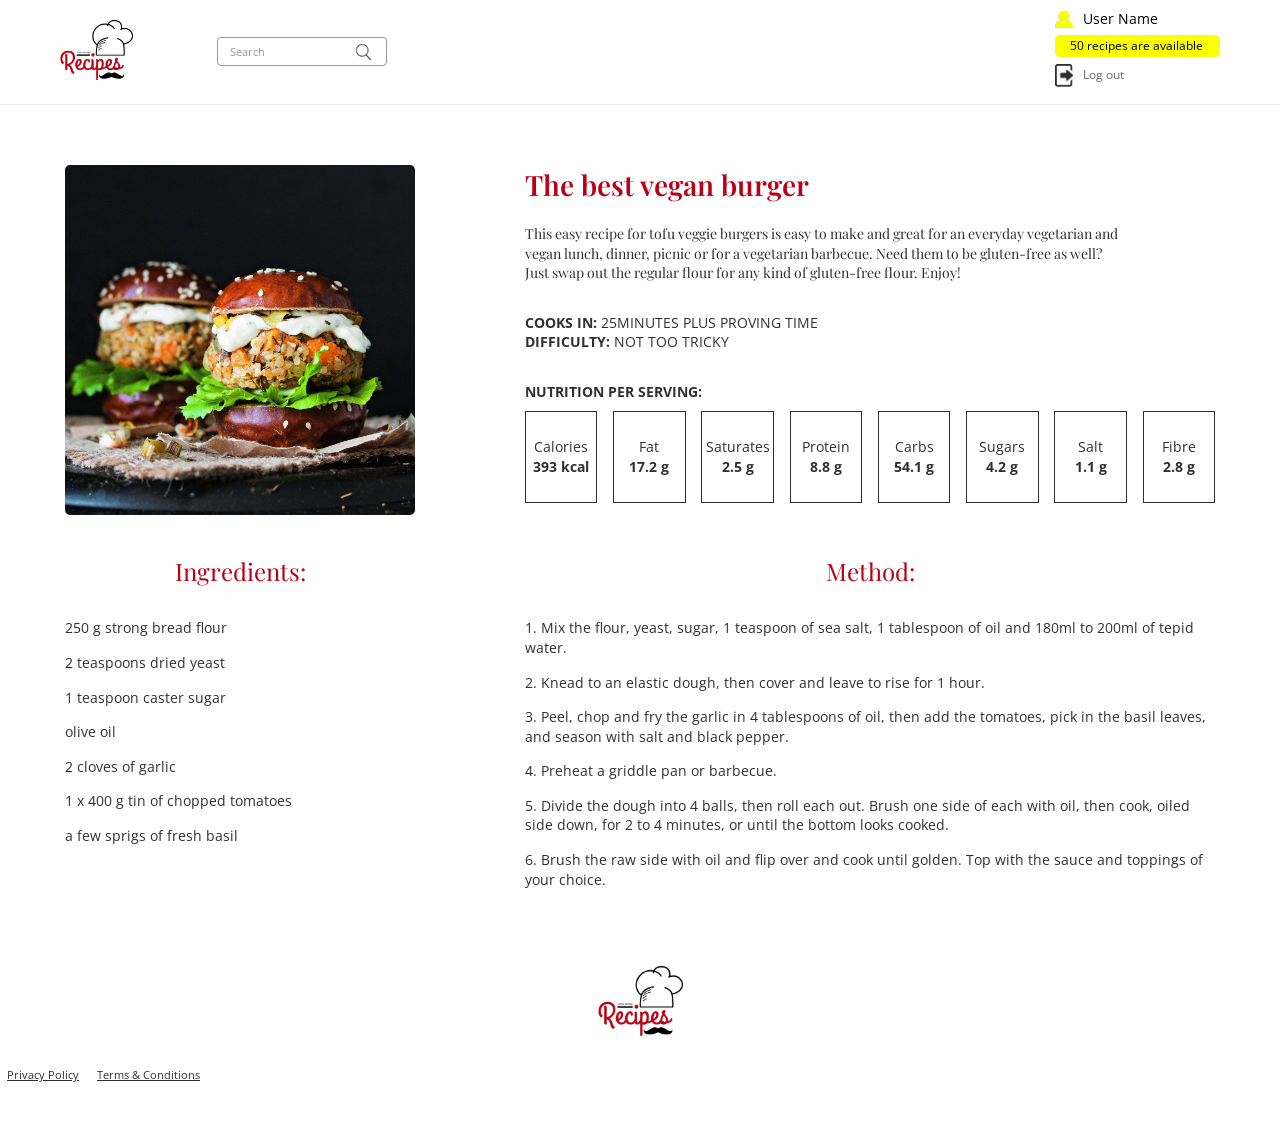
<file: premiumRecipe_authorized.html>
<!DOCTYPE html>
<html lang="en">
<head>
	<meta charset="UTF-8">
	<link rel="shortcut icon" type="image/x-icon" href="imgs/favicon.png">
	<meta name="viewport" content="initial-scale=1, maximum-scale=1">
	<title>Premium recipe</title>
	<link href="https://fonts.googleapis.com/css?family=Open+Sans:300,400,600,700" rel="stylesheet">
	<link href="https://fonts.googleapis.com/css?family=Playfair+Display:400,700" rel="stylesheet">
	<link rel="stylesheet" href="css/reset.css">
	<link rel="stylesheet" href="css/common.css">
	<link rel="stylesheet" href="css/premiumRecipe.css">
<script type="text/javascript">function clickLogin(myOpen) {
		if (document.getElementsByTagName('header').length) {
			var obj = document.getElementsByTagName('header')[0];
			var obj2=document.getElementsByClassName('userButton');
			if (!myOpen && obj2.length) {
				obj2[0].getElementsByClassName('open').length && (obj2[0].getElementsByClassName('open')[0].style.display=myOpen?'none':'block');
				obj2[0].getElementsByClassName('close').length && (obj2[0].getElementsByClassName('close')[0].style.display=myOpen?'block':'none');
			}
			myOpen ? (obj.style.border='none') : (obj.style.borderBottom='1px solid #eaecf0');
  			['login','authorized'].forEach(function(val) { obj.getElementsByClassName(val).length && (obj.getElementsByClassName(val)[0].style.display=myOpen?'block':'none'); });
			obj.getElementsByClassName('container').length && (obj.getElementsByClassName('container')[0].style.height=myOpen?'auto':'100px');
			obj.getElementsByClassName('search').length && (obj.getElementsByClassName('search')[0].style.display=myOpen?'none':'flex');
			if (myOpen && obj2.length) {
				obj2[0].getElementsByClassName('open').length && (obj2[0].getElementsByClassName('open')[0].style.display=myOpen?'none':'block');
				obj2[0].getElementsByClassName('close').length && (obj2[0].getElementsByClassName('close')[0].style.display=myOpen?'block':'none');
			}
		}
	}
	</script></head>
<body>
<div class="wrapper">
	<header>
		<div class="container">
			<a href="index_authorized.html" class="logo"><img src="imgs/1Logo_cooking-01.png" alt=""></a>
			<div class="search">
				<form id="searchForm">
					<input type="search" id="search" placeholder="Search" maxlength="15">
					<input type="submit" value="">
				</form>
			</div>
			<button class="userButton">
				<span class="wrap open">
					<span class="recipesNumber">50</span>
					<img src="imgs/user.png" alt="">
				</span>
				<img class="close" src="imgs/close.png" alt="">
			</button>
			<ul class="authorized">
				<li class="userName">
					<img src="imgs/user.png" alt=""><span>User Name</span>
				</li>
				<li class="availableRecipes">
					<span class="recipesNumber">50</span><span> recipes are available</span>
				</li>
				<li class="logOutUser">
					<a href="#"><img src="imgs/exit_icon.png" alt=""><span>Log out</span></a>
				</li>
			</ul>
		</div>
	</header>
	<main>
		<section class="premiumRecipe container">
			<div class="img">
				<img src="imgs/1.jpg" alt="">
			</div>
			<div class="recipe">
				<h2>The best vegan burger</h2>
				<p class="description">This easy recipe for tofu veggie burgers is easy to make and great for an everyday vegetarian and vegan lunch, dinner, picnic or for a vegetarian barbecue. Need them to be gluten-free as well? Just swap out the regular flour for any kind of gluten-free flour. Enjoy!</p>
				<div class="info">
					<span class="cook">
						<span class="title">COOKS IN: </span>
						<span>25MINUTES PLUS PROVING TIME</span>
					</span>
					<span class="difficulty">
						<span class="title">DIFFICULTY: </span>
						<span>NOT TOO TRICKY</span>
					</span>
				</div>
				<div class="nutrition">
					<span class="title">Nutrition per serving:</span>
					<div class="row">
						<div class="calories">
							<span class="title">Calories</span>
							<span class="unit"><span class="number">393</span> kcal</span>
						</div>
						<div class="fat">
							<span class="title">Fat</span>
							<span class="unit"><span class="number">17.2</span> g</span>
						</div>
						<div class="saturates">
							<span class="title">Saturates</span>
							<span class="unit"><span class="number">2.5</span> g</span>
						</div>
						<div class="protein">
							<span class="title">Protein</span>
							<span class="unit"><span class="number">8.8</span> g</span>
						</div>
						<div class="carbs">
							<span class="title">Carbs</span>
							<span class="unit"><span class="number">54.1</span> g</span>
						</div>
						<div class="sugars">
							<span class="title">Sugars</span>
							<span class="unit"><span class="number">4.2</span> g</span>
						</div>
						<div class="salt">
							<span class="title">Salt</span>
							<span class="unit"><span class="number">1.1</span> g</span>
						</div>
						<div class="fibre">
							<span class="title">Fibre</span>
							<span class="unit"><span class="number">2.8</span> g</span>
						</div>
					</div>
				</div>
			</div>
			<div class="ingredients">
				<h3>Ingredients:</h3>
				<ul class="ingredientsList">
					<li>250 g strong bread flour</li>
					<li>2 teaspoons dried yeast</li>
					<li>1 teaspoon caster sugar</li>
					<li>olive oil</li>
					<li>2 cloves of garlic</li>
					<li>1 x 400 g tin of chopped tomatoes</li>
					<li>a few sprigs of fresh basil</li>
				</ul>
			</div>
			<div class="method">
				<h3>Method:</h3>
				<ol class="methodList">
					<li>Mix the flour, yeast, sugar, 1 teaspoon of sea salt, 1 tablespoon of oil and 180ml to 200ml of tepid water.</li>
					<li>Knead to an elastic dough, then cover and leave to rise for 1 hour.</li>
					<li>Peel, chop and fry the garlic in 4 tablespoons of oil, then add the tomatoes, pick in the basil leaves, and season with salt and black pepper.</li>
					<li>Preheat a griddle pan or barbecue.</li>
					<li>Divide the dough into 4 balls, then roll each out. Brush one side of each with oil, then cook, oiled side down, for 2 to 4 minutes, or until the bottom looks cooked.</li>
					<li>Brush the raw side with oil and flip over and cook until golden. Top with the sauce and toppings of your choice.</li>
				</ol>
			</div>
		</section>
	</main>
	<footer>
		<a href="index_authorized.html" class="logo"><img src="imgs/1Logo_cooking-01.png" alt=""></a>
		<div class="links">
<!-- 			<a href="contactUs.html">Contact us</a> -->
			<a href="policy_authorized.html">Privacy Policy</a>
			<a href="terms_authorized.html">Terms &amp; Conditions</a>
		</div>
	</footer>
</div>
<script type="text/javascript" src="https://code.jquery.com/jquery-1.11.0.min.js"></script>
<script type="text/javascript" src="js/index.js"></script>
</body>
</html>
</file>
<file: css/common.css>
* {
	box-sizing: border-box;
	font-family: 'Open Sans', sans-serif;
}
.wrapper {
	overflow: hidden;
}
#warning {font-family: 'Open Sans', sans-serif;
	background: #ba0017;
}
#warning .container{
	padding: 7px 0;
	text-align: center;
}
#warning a {
	color: #fbff00;
}
#warning span {
	text-align: center;
	width: 100%;
	color: #fff;
}
#warning svg {
	fill: #fff;
	height: 100%;
	max-height: 20px;
	vertical-align: sub;
}
.container {
	max-width: 1180px;
	margin-left: auto;
	margin-right: auto;
	padding-right: 10px;
	padding-left: 10px;
}
button {
	border: none;
	background: none;
}
input[type="submit"] {
	cursor: pointer;
}
h3 {
	text-align: center;
	color: #ba0017;
}


/*******************************************************   HEADER  */


header {
	border-bottom: 1px solid #eaecf0;
}
header .container {
	padding-top: 10px;
	padding-bottom: 10px;
	display: flex;
	flex-direction: row;
	justify-content: space-between;
	align-items: center;
}
header .container .logo {
	width: 73px;
}
header .container .logo img {
	width: 100%;
}
header .container .search {
	width: 65%;
	display: flex;
	position: relative;
}
header .container .search form {
	position: relative;
	width: 170px;
}
header .container .search input {
	width: 100%;
	padding: 6px 12px;
	border: 1px solid rgb(153, 153, 153);
	border-radius: 4px;
	color: #999;
	font-size: 11px;
	height: 100%;
}
header .container .search input[type=submit] {
	width: 45px;
	height: 93%;
	border: none;
	outline: none;
	background: url(../imgs/search.png) no-repeat center;
	position: absolute;
	right: 1px;
	top: 1px;
}
.cancel_m {
	font-size: 11px;
	display: block;
	padding: 3px;
	background: #cacaca;
	color: #fff;
	text-align: center;
	margin-top: 8px;
	border-radius: 4px;
}

/****************************** Navigator*/
a.nav-link.dropdown-toggle {
	font-size: 18px;
	margin-right: 20px;
	color: #333333;
	white-space: nowrap;
}
.svg-inline--fa.fa-w-16 {
	width: 1em;
}
svg:not(:root) {
	overflow: hidden;
}

.nav-link svg {
	color: #ba0017;
}
.region {
	display: inline;
	margin-left: 5px;
}

/*****************************************************  Login, Authorized  */

header .container .login,
header .container .authorized {
	float: right;
}
header .container .login form {
	width: 125px;
}
header .container .login input {
	width: 100%;
	margin-bottom: 7px;
	padding: 3px 10px;
	border: 1px solid rgb(153, 153, 153);
	border-radius: 4px;
	color: #999;
	font-size: 11px;
}
header .container .login #authentication {
	margin-bottom: 0;
	border: none;
	background: #ba0017;
	color: #fff;
	cursor: pointer;
}
.dropdown-menu.show {
	display: block;
}
.dropdown-menu {
	min-width: 130px;
}
/******************************************** FLAGS */
.flag-icon {
	position: relative;
	display: inline-block;
	width: 1.33333333em;
	line-height: 1em;
	margin-right: 5px;
}
.flag-icon, .flag-icon-background {
	background-size: contain;
	background-position: 50%;
	background-repeat: no-repeat;
	height: 15px;
}
.flag-icon-se {
	background-image: url(https://cdnjs.cloudflare.com/ajax/libs/flag-icon-css/2.3.1/flags/4x3/se.svg);
}

.flag-icon-ie {
	background-image: url(https://cdnjs.cloudflare.com/ajax/libs/flag-icon-css/2.3.1/flags/4x3/ie.svg);
}
.flag-icon-dk {
	background-image: url(https://cdnjs.cloudflare.com/ajax/libs/flag-icon-css/2.3.1/flags/4x3/dk.svg);
}

/*****************************************************  authorized  */

header .container .authorized > li {
	margin-bottom: 7px;
}
header .container .authorized {
	width: 165px;
	font-family: 'Open Sans', sans-serif;
}
header .container .authorized .userName img,
header .container .logOutUser img {
	width: 18px;
	margin-right: 10px;
}
header .container .authorized .userName {
	font-size: 14px;
}
header .container .authorized .userName,
header .container .logOutUser a {
	display: flex;
	flex-direction: row;
	justify-content: flex-start;
	align-items: center;
}
header .container .authorized .availableRecipes {
	font-size: 12px;
	padding: 5px 15px;
	background: #fbff00;
	border-radius: 5px;
}
header .container .logOutUser a {
	text-decoration: none;
	font-size: 12px;
}

/********************************************* Log In - userButton */

header .container .userButton {
	width: 43px;
	margin-right: 10px;
	height: 100%;
	display: block;
	float: right;
	outline: none;
	cursor: pointer;
}
header .container .userButton .close {
	display: none;
}
header .container .userButton img {
	width: 31px;
	height: 31px;
}
header .container .userButton .wrap {
	display: block;
	position: relative;
}
header .container .userButton .recipesNumber {
	position: absolute;
	top: -13px;
	right: 7px;
	font-weight: 700;
	font-size: 12px;
}
header .container .userButton,
header .container .login .getPremium {
	display: none;
}
::-webkit-input-placeholder { /* Chrome/Opera/Safari */
	color: #999;
	font-size: 11px;
}
::-moz-placeholder { /* Firefox 19+ */
	color: #999;
	font-size: 11px;
}
:-ms-input-placeholder { /* IE 10+ */
	color: #999;
	font-size: 11px;
}
:-moz-placeholder { /* Firefox 18- */
	color: #999;
	font-size: 11px;
}

/*********************************************   policy and terms */

main.policy_terms {
	padding-top: 40px;
	padding-bottom: 40px;
	font-size: 14px;
	line-height: 2;
}
main.policy_terms article,
main.policy_terms article p,
main.policy_terms .orderList  {
	margin-bottom: 25px;
}
main.policy_terms article h3 {
	text-transform: uppercase;
}
main.policy_terms.terms h3 {
	text-transform: none;
}
main.policy_terms .orderList {
	list-style-type: lower-alpha;
	list-style-position: inside;
}
main.policy_terms .noIndentation {
	margin-bottom: 0;
}

footer {
	padding-top: 15px;
	padding-bottom: 50px;
}
footer .logo {
	width: 85px;
	margin-right: auto;
	margin-left: auto;
	display: block;
	margin-bottom: 20px;
}
footer .logo img {
	width: 100%;
}
footer .links {
	display: flex;
	flex-flow: row wrap;
	justify-content: center;
	align-content: space-between;
	height: 50px;
}
footer .links a {
	color: #303030;
	font-size: 11px;
	font-family: 'Open Sans', sans-serif;
	padding-left: 7px;
	padding-right: 7px;
}

footer .provider p {
	color: #303030;
	font-size: 11px;
	text-align: center;
	margin-top: 25px;
}
main .contactBox form {
	/* height: 530px; */
}

.ft-main {
	display: flex;
	padding: 1.25rem 1.875rem;
	flex-wrap: wrap;
	margin-left: auto;
	margin-right: auto;
}

.ft-title {
	color: #000;
	font-size: 15px;
	padding-bottom: 0.625rem;
	font-weight: bold;
	margin-top: 0;
	margin-bottom: 10px;
}

ul {
	list-style: none;
	padding-left: 0;
}

li {
	font-size: 12px;
	margin-bottom: 5px;

}

li svg {
	vertical-align: top;
}

li a {
	color: rgb(104, 104, 104);

}
.footer-contact li a {
	max-width: 85%;
	display: inline-block;
}
footer .footer-contact svg {
	margin-right: 3px;
}
footer .footer-contact a,
footer .ft-main-item a

{
	text-decoration: none;
}
#size {
	margin: 0 auto;
	max-width: 270px;
	min-width: 230px;
	padding: 0 30px;
}

footer p {
	font-size: 10px;

	color: rgb(104, 104, 104);
	padding-left: 10px;
	padding-right: 10px;
}
footer svg {
	height: 18px;
	width: 18px;
}

.ft-main-item {
	min-width: 10rem;
	padding-bottom: 30px;
}

svg {
	fill: #be1023;
}

#size {
	max-width: 250px;
	margin: 0 auto;
}
#size {
	max-width: 270px;
	min-width: 230px;
	padding: 0 30px;

}
@media only screen and (max-width: 1155px) {
	.footer-menu {order: 1}
	.footer-contact {order: 2}
	#main-item {order: 3; margin: 30px auto;}
}


@media only screen and (max-width: 425px) {
	.ft-main {
		justify-content: space-evenly;
	}

	footer .links {
		display: block;
		height: auto;
	}

	footer .links img {
		padding-bottom: 30px;
	}

	.ft-main-item {
		min-width: 320px;
		margin-left: 0;
	}
	li {
		font-size: 12px;
		margin: 0 20px 15px 0;
		display: inline-block;
	}
	#size{max-width: unset; padding: 0}

}

@media only screen and (min-width: 1240px) {

	.ft-main {
		justify-content: space-evenly;
		max-width: fit-content;
	}

	footer .links {
		display: block;
		height: auto;
	}

	footer .links img {
		padding-top: 10px;
		padding-bottom: 30px;
	}
}

/*********************************************************	Footer  */


@media all and (max-width: 980px) {
	header .container {
		display: block;
		padding-top: 25px;
	}
	header .container .search {
		padding-left: 85px;
		padding-top: 6px;
		float: left;
	}
	header .container .logo {
		width: 50px;
		float: left;
	}
	header .container .login,
	header .container .authorized {
		float: none;
		position: relative;
		top: 23px;
		border-radius: 5px;
		border: 1px solid #eaecf0;
		padding: 30px;
		clear: both;
		margin-bottom: 15px;
		display: none;
	}
	header .container .login  form,
	header .container .authorized {
		width: 100%;
	}
	header .container .authorized > li {
		margin-bottom: 17px;
	}
	header .container .authorized .availableRecipes {
		padding: 10px 15px;
	}
	header .container .login input {
		font-size: 14px;
		padding: 15px 20px;
		margin-bottom: 14px;
	}
	header .container .userButton  {
		display: block;
	}
	header .container .login #authentication {
		font-size: 18px;
		margin-bottom: 50px;
	}
	header .container .login .getPremium {
		display: block;
		text-align: center;
		font-family: 'Open Sans', sans-serif;
	}
	header .container .login .getPremium .text {
		color: #303030;
		font-size: 18px;
		display: block;
		margin-bottom: 15px;
	}
	header .container .login .getPremium .getAccess{
		background: #1bb000;
		padding: 15px 20px;
		border-radius: 4px;
		display: block;
		color: #fff;
		cursor: pointer;
		text-decoration: none;
		font-size: 18px;
		font-weight: 600;
	}

	::-webkit-input-placeholder { /* Chrome/Opera/Safari */
		color: #999;
		font-size: 14px;
	}
	::-moz-placeholder { /* Firefox 19+ */
		color: #999;
		font-size: 14px;
	}
	:-ms-input-placeholder { /* IE 10+ */
		color: #999;
		font-size: 14px;
	}
	:-moz-placeholder { /* Firefox 18- */
		color: #999;
		font-size: 14px;
	}
}

@media all and (max-width: 560px) {
	header .container .search {
		padding-left: 30px;
	}
}
@media all and (max-width: 420px) {
	header .container .search form {

		width: 140px;
	}
	.region {
		display: none;
	}
	a.nav-link.dropdown-toggle {
		margin-right: 15px;
		text-decoration: none;
	}
	header .container .search {
		padding-left: 35px;
	}
	header .container .search {
		padding-left: 30px;
	}
	.cancel_m {
		background: #cacaca;
		padding: 15px 20px;
		border-radius: 4px;
		display: block;
		color: #fff;
		cursor: pointer;
		text-decoration: none;
		font-size: 18px;
		font-weight: 600;
	}
}

.footer-contact li span{
	color: rgb(104, 104, 104);
}
</file>
<file: css/premiumRecipe.css>
main .premiumRecipe {
	color: #303030;
	display: flex;
	flex-direction: row;
	justify-content: space-between;
	align-items: flex-start;
	flex-wrap: wrap;
	padding-top: 60px;
	line-height: 1.4;
}
main .container {
	padding-right: 15px;
	padding-left: 15px;
}
main .premiumRecipe > div {
	margin-bottom: 40px;
}
main .premiumRecipe > div:nth-child(even) {
	width: 60%;
}
main .premiumRecipe > div:nth-child(odd) {
	width: 350px;
}

/*********************************************   block1 - Main Img   */

main .premiumRecipe .img {
	height: 350px;
}
main .premiumRecipe .img img {
	width: 100%;
	height: 100%;
	border-radius: 5px;
	object-fit: cover;
}

/*********************************************   block2 - Recipe   */

main .premiumRecipe .recipe h2 {
	font-size: 28px;
	color: #ba0017;
	font-family: 'Playfair Display', serif;
	font-weight: 600;
	margin-bottom: 20px;
}
main .premiumRecipe .recipe .description {
	font-size: 14px;
	font-family: 'Playfair Display', serif;
	margin-bottom: 30px;
	max-width: 600px;
}
main .premiumRecipe .recipe .info > span {
	display: block;
	text-transform: uppercase;
	font-size: 14px
}
main .premiumRecipe .recipe .info {
	margin-bottom: 30px;
}
main .premiumRecipe .recipe .info .title {
	font-weight: 700;
}
main .premiumRecipe .nutrition > .title {
	text-transform: uppercase;
	font-weight: 700;
	font-size: 14px;
	margin-bottom: 10px;
	display: block;
}
main .premiumRecipe .nutrition .row {
	display: flex;
	flex-direction: row;
	justify-content:space-between;
	align-items:stretch;
}
main .premiumRecipe .nutrition .row > div  {
	border: 1px solid rgb(48, 48, 48);
	width: 10.5%;
	display: flex;
	flex-direction:column;
	justify-content: space-around;
	align-items: center;
	padding-top: 25px;
	padding-bottom: 25px;
	font-size: 14px;
}
main .premiumRecipe .nutrition .row > div .unit {
	font-weight: 700;
}

/*********************************************   block3, block4   */

main .ingredients h3,
main .method h3 {
	font-size: 24px;
	font-family: 'Playfair Display', serif;
	margin-bottom: 30px;
}
main ol {
	list-style-type: decimal;
	list-style-position: inside;
}
main .ingredientsList li,
main .methodList li {
	margin-bottom: 15px;
	font-size: 14px;
}

@media all and (max-width: 980px) {
	header {
		border-bottom: 1px solid #eaecf0;
	}
	main .premiumRecipe > div {
		margin-bottom: 25px;
	}
	main .premiumRecipe {
		flex-direction: column;
		padding-top: 30px;
	}
	main .premiumRecipe > div:nth-child(even),
	main .premiumRecipe > div:nth-child(odd) {
		width: 100%;
	}
	main .premiumRecipe .recipe .description {
		max-width: 100%;
	}
	main .premiumRecipe .img {
		text-align: center;
		height: 235px;
	}
	main .premiumRecipe .img img {
		width: 250px;
	}
	main .premiumRecipe .nutrition .row {
		max-width: 450px;
		flex-wrap: wrap;
		align-content: flex-start;
	}
	main .premiumRecipe .nutrition .row > div {
		width: 20%;
		margin-bottom: 15px;
		margin-right: 5px;
		margin-left: 5px;
	}
}
</file>
